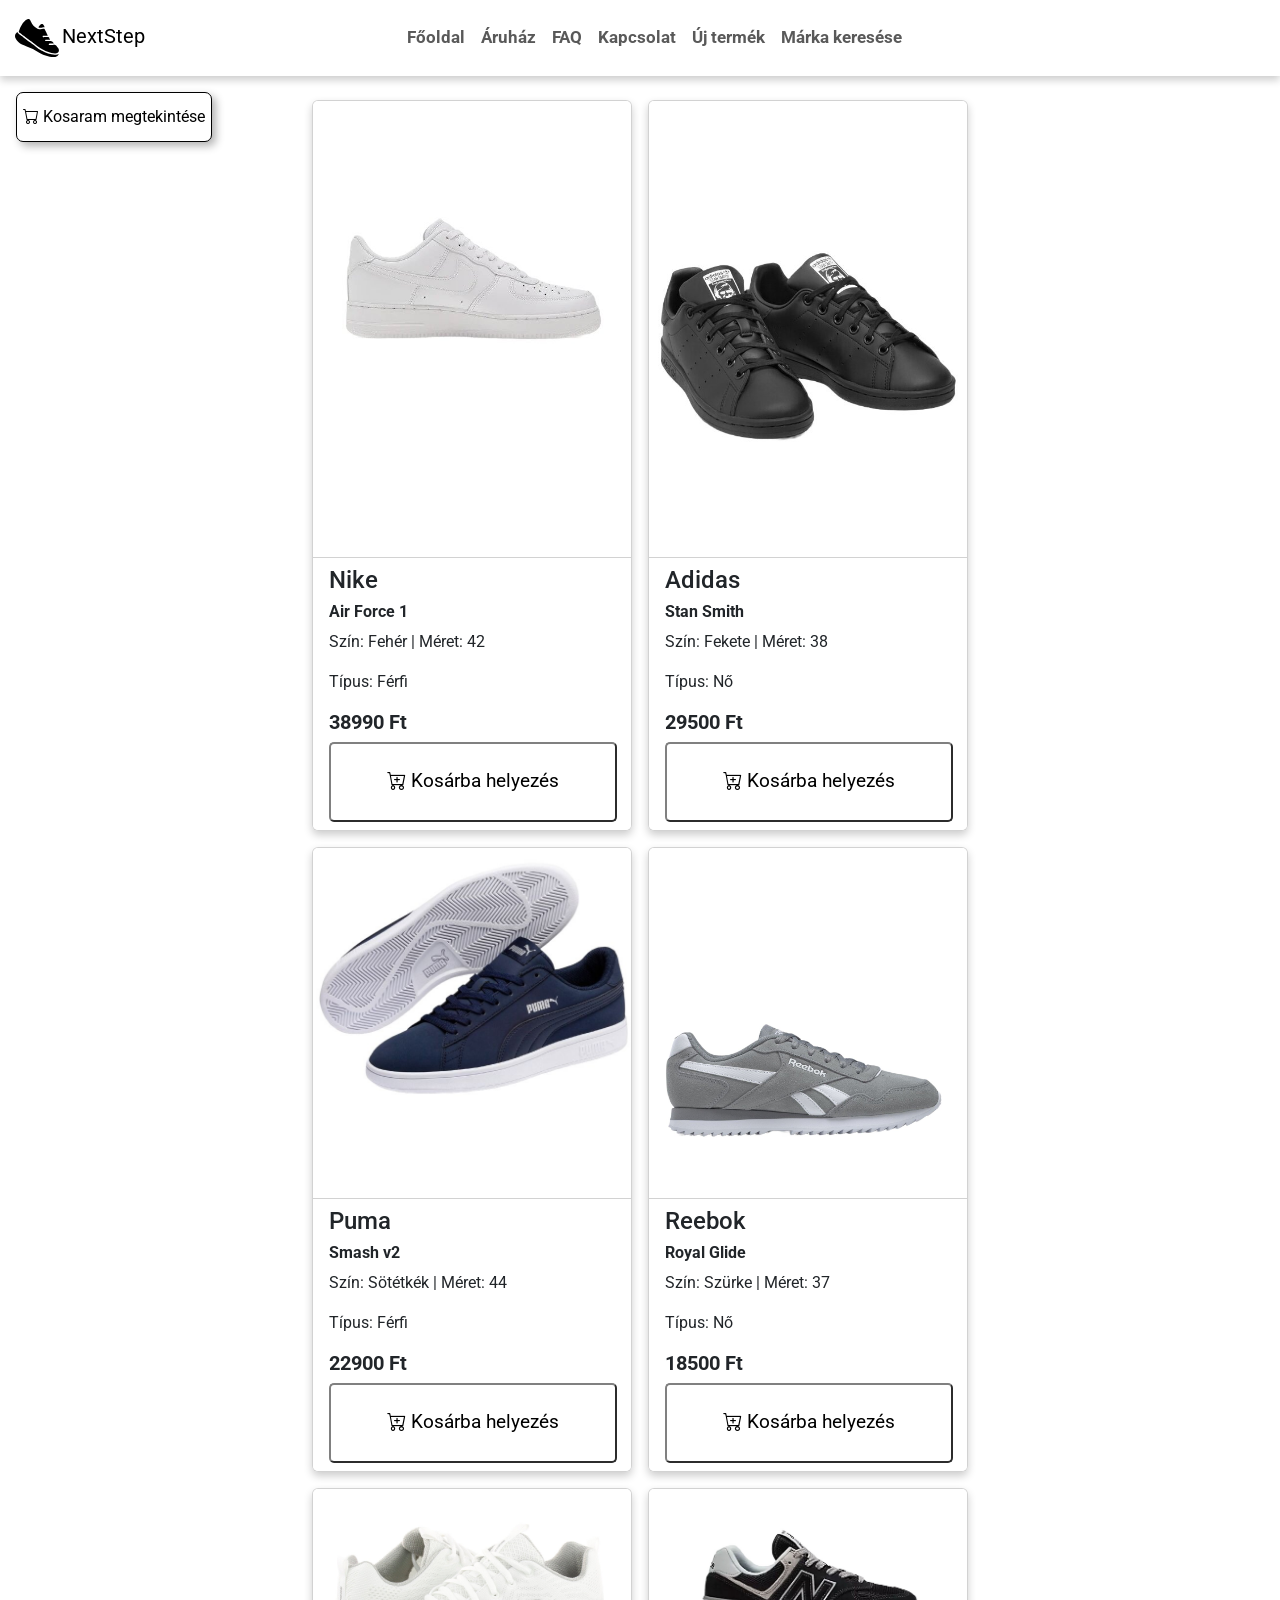
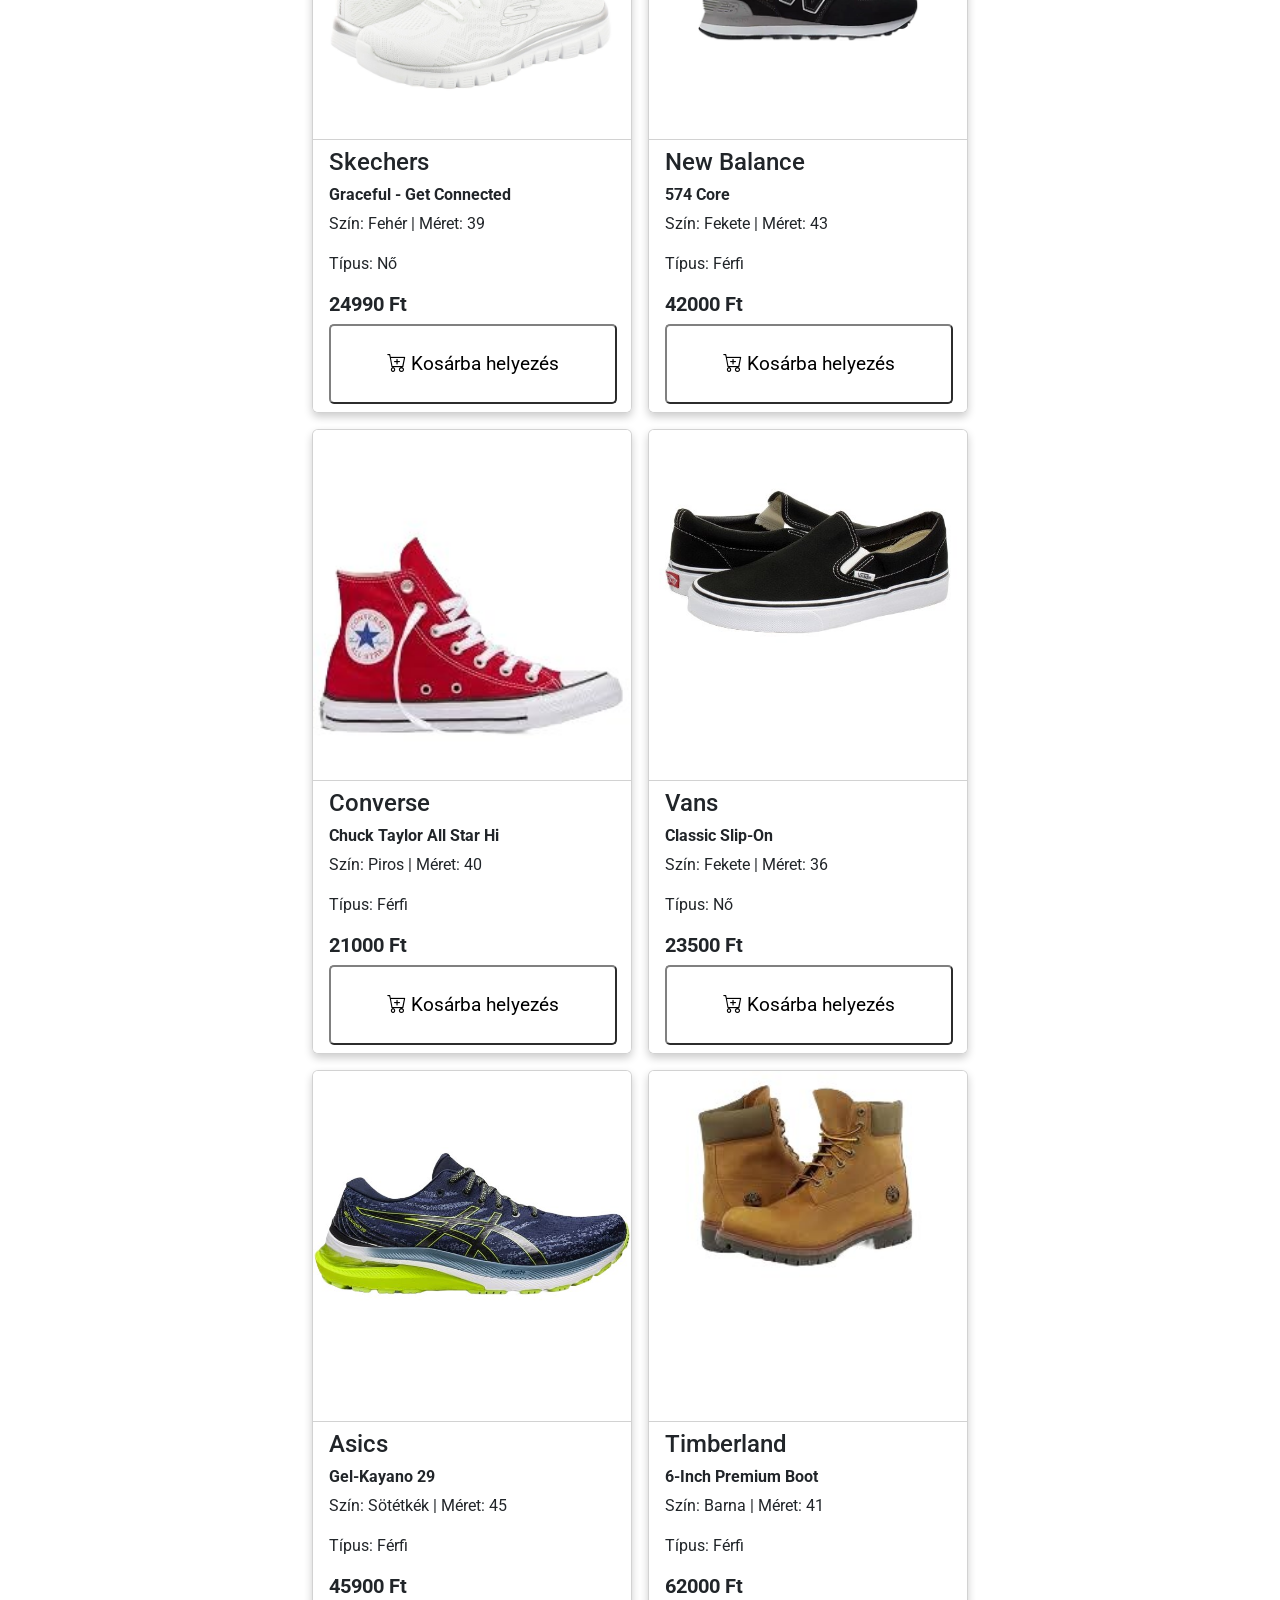
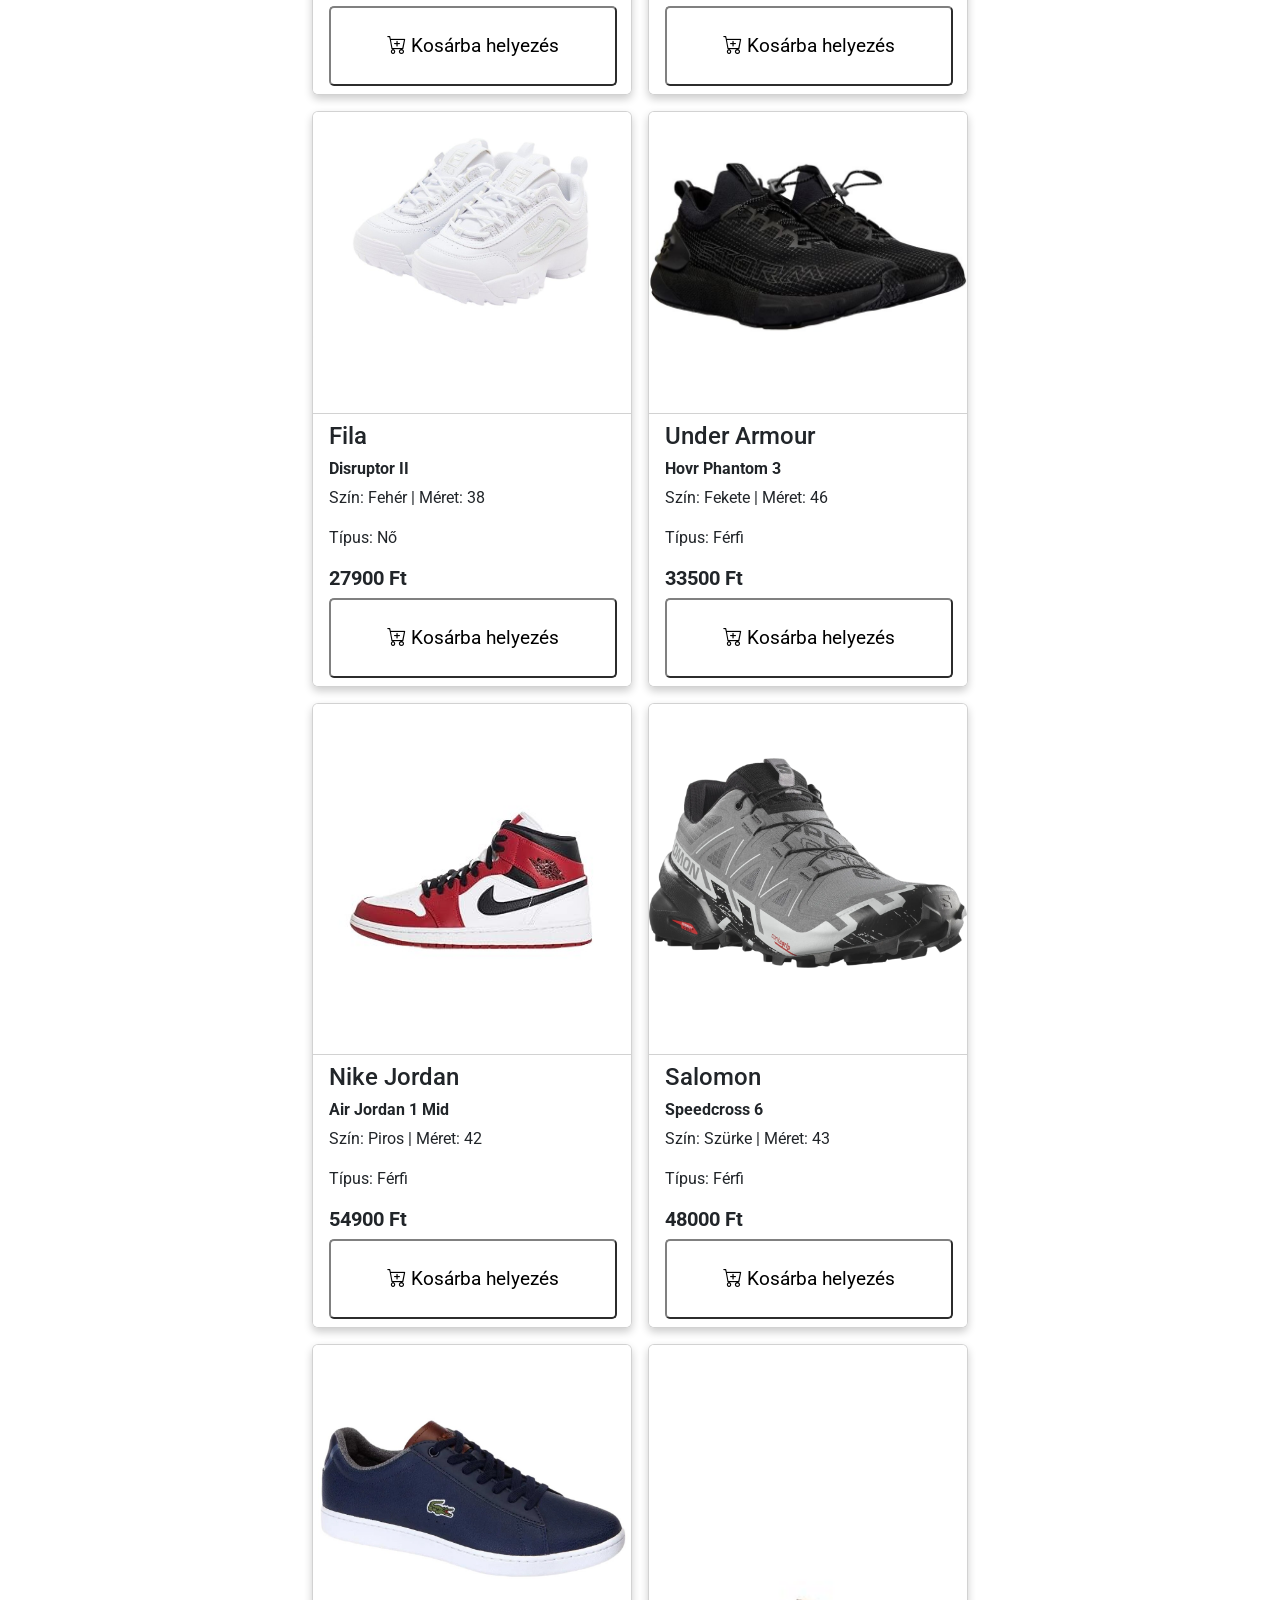
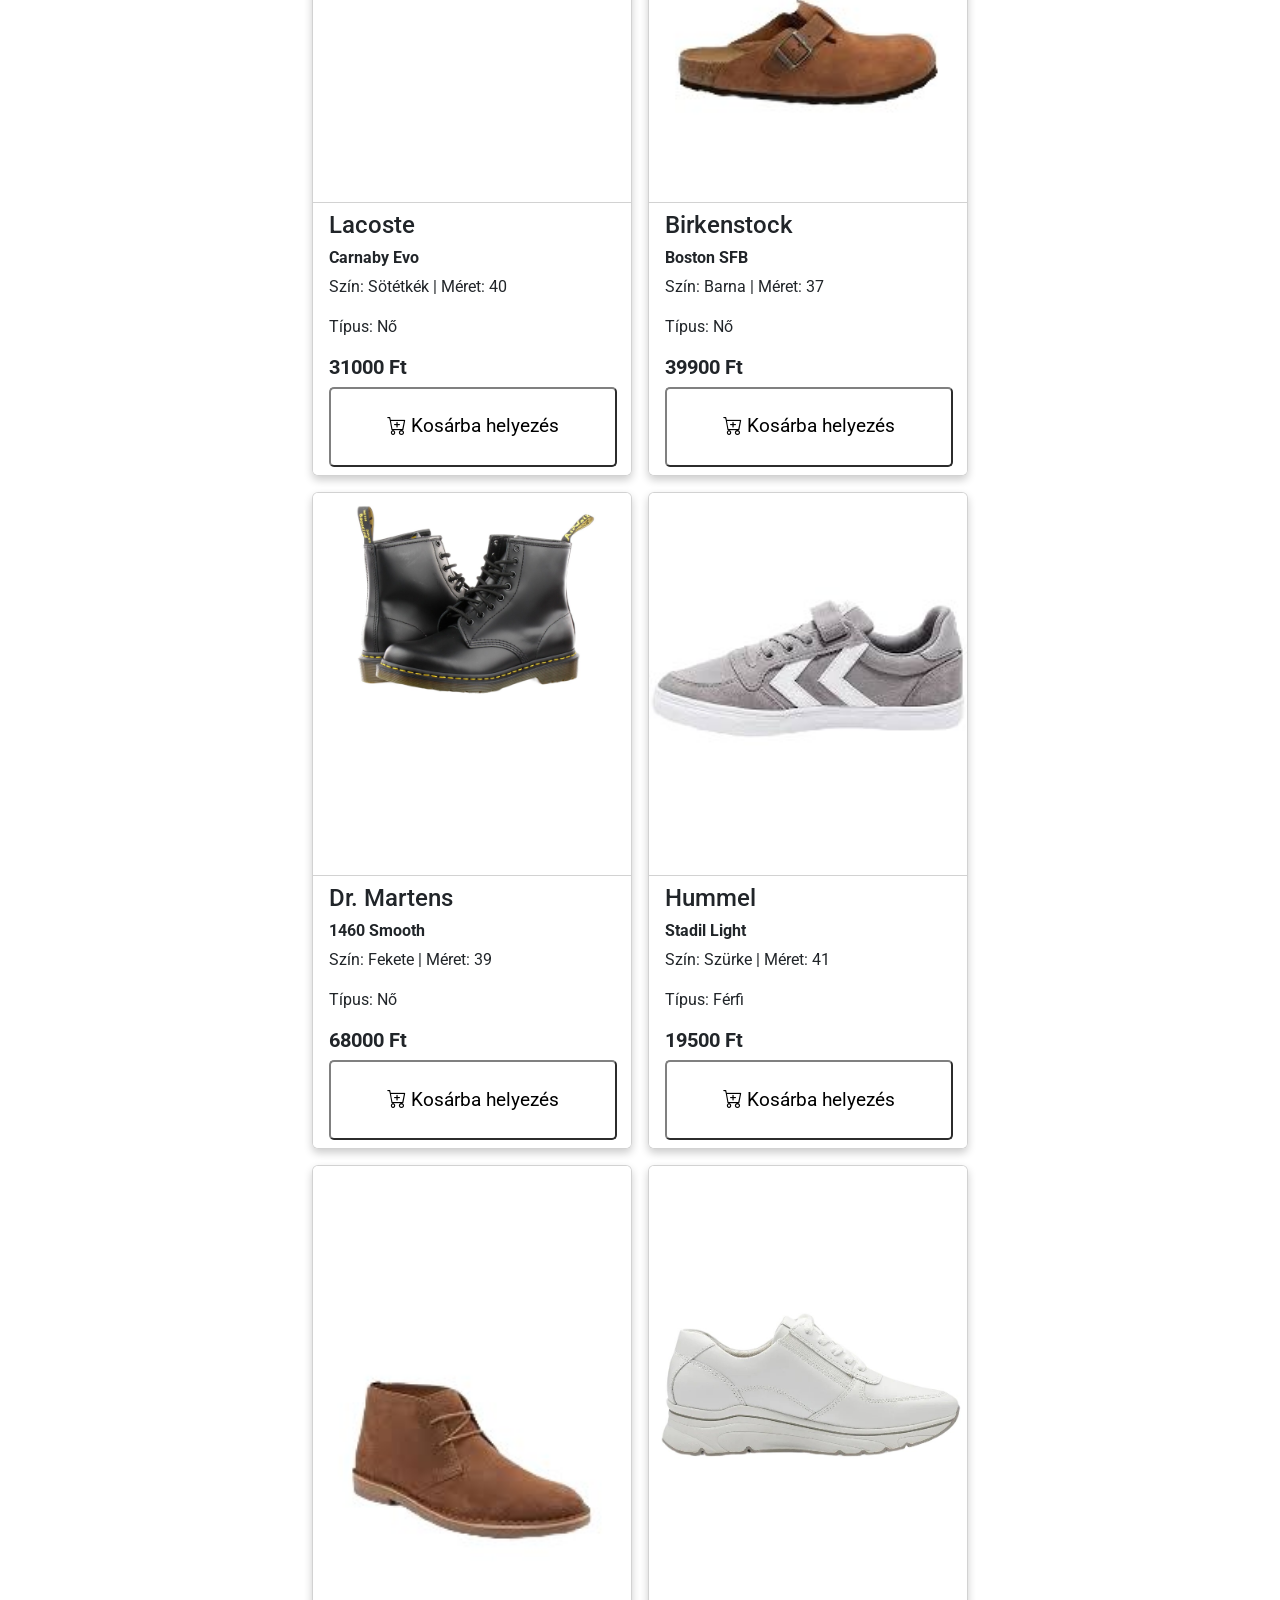
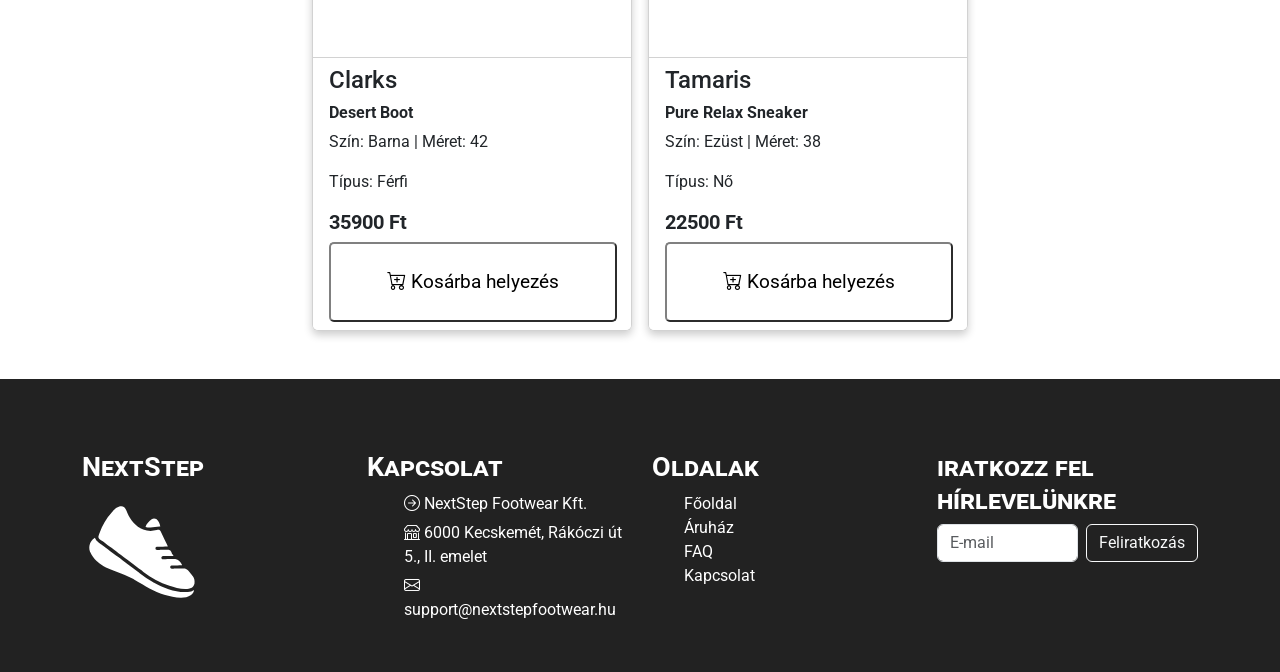
<file: aruhaz.html>
<!DOCTYPE html>
<html lang="hu">

<head>
    <meta charset="UTF-8">
    <meta name="viewport" content="width=device-width, initial-scale=1.0">
    <title>Áruház</title>
    <link href="https://cdn.jsdelivr.net/npm/bootstrap@5.3.8/dist/css/bootstrap.min.css" rel="stylesheet">
    <link rel="stylesheet" href="https://cdn.jsdelivr.net/npm/bootstrap-icons@1.13.1/font/bootstrap-icons.min.css">
    <link rel="stylesheet" href="css/style.css">
</head>

<body>
    <navbar id="js-navbar">
        <script>
            fetch("navbarAruhaz.html")
                .then(response => response.text())
                .then(data => {
                    document.getElementById("js-navbar").innerHTML = data;
                })
                .catch(error => console.error("Hiba a menü betöltődésekor!", error));
        </script>
    </navbar>

    <button id="kosarmodalgomb" class="ms-3 mb-3 mt-3" data-bs-target="#kosarModal" data-bs-toggle="modal"><i
            class="bi bi-cart kosaricon"></i> Kosaram megtekintése</button>
    <div class="main d-flex mt-4 mb-5">
        <div class="container-fluid w-75">
            <div class="row justify-content-center g-3" id="cipokcardok"></div>
        </div>


    </div>

    <footer class="footer">
        <script>
            fetch("footer.html")
                .then(response => response.text())
                .then(data => {
                    document.querySelector(".footer").innerHTML = data;
                })
                .catch(error => console.error("Hiba a menü betöltődésekor!", error));; 
        </script>
    </footer>






    <!-- KOSARMODAL -->

    <div class="modal" tabindex="-1" id="kosarModal">
        <div class="modal-dialog modal-xl">
            <div class="modal-content">
                <div class="modal-header">
                    <h5 class="modal-title">Az én kosaram:</h5>
                    <button type="button" class="btn-close" data-bs-dismiss="modal" aria-label="Close"></button>
                </div>
                <div class="modal-body">
                    <div class="row d-flex justify-content-center g-5" id="kosarBody"></div>

                </div>
                <div class="modal-footer">
                    <button type="button" class="btn btn-light" data-bs-dismiss="modal">Bezárás</button>
                    <button type="button" class="btn btn-secondary" id="kosarUritesGomb">Kosár Kiürítése</button>
                </div>
            </div>
        </div>
    </div>

    <!-- ujtermekmodal -->



    <div class="modal" tabindex="-1" id="ujtermekModal">
        <div class="modal-dialog">
            <div class="modal-content">
                <div class="modal-header">
                    <h5 class="modal-title">Új termék hozzáadása</h5>
                    <button type="button" class="btn-close" data-bs-dismiss="modal" aria-label="Close"></button>
                </div>
                <div class="modal-body">
                    <form id="ujtermekform">
                        <div class="row">
                            <div class="col-md-12 mb-2">
                                <label for="ujMarka" class="form-label">Márka *</label>
                                <input type="text" class="form-control" id="ujMarka" required>
                            </div>
                        </div>
                        <div class="row">
                            <div class="col-md-12 mb-2">
                                <label for="ujModell">Modell *</label>
                                <input type="text" class="form-control" id="ujModell" required>
                            </div>
                        </div>
                        <div class="row">
                            <div class="col-md-6 mb-3">
                                <label for="ujMeret" class="form-label">Méret *</label>
                                <input type="number" class="form-control" id="ujMeret" min="20" max="60" required>
                            </div>
                            <div class="col-md-6 mb-3">
                                <label for="ujSzin" class="form-label">Szín *</label>
                                <select class="form-select" id="ujSzin">
                                    <option value="">Válassz színt...</option>
                                    <option value="Fekete">Fekete</option>
                                    <option value="Barna">Barna</option>
                                    <option value="Sötétkék">Sötétkék</option>
                                    <option value="Szürke">Szürke</option>
                                    <option value="Fehér">Fehér</option>
                                    <option value="Piros">Piros</option>
                                    <option value="Ezüst">Ezüst</option>
                                </select>
                            </div>
                        </div>
                        <div class="row">
                            <div class="col-md-6 mb-3">
                                <label for="ujTipus" class="form-label">Típus: *</label>
                                <select class="form-select" id="ujTipus">
                                    <option value="">Válassz típust...</option>
                                    <option value="Férfi">Férfi</option>
                                    <option value="Nő">Nő</option>
                                </select>
                            </div>
                            <div class="col-md-6 mb-3">
                                <label for="ujAr" class="form-label">Ár (Forint)*</label>
                                <input type="number" class="form-control" id="ujAr" required>
                            </div>
                        </div>
                        <div class="mb-3">
                            <label for="ujKep" class="form-label">Kép URL címe:</label>
                            <input type="url" class="form-control" id="ujKep" placeholder="https://...">
                        </div>
                    </form>
                </div>
                <div class="modal-footer">
                    <button type="button" class="btn btn-light" data-bs-dismiss="modal">Bezárás</button>
                    <button type="button" class="btn btn-secondary" id="ujMentesGomb">Mentés</button>
                </div>
            </div>
        </div>
    </div>


    <!-- keresesmodal -->
    <div class="modal" id="keresesmodal" tabindex="-1">
        <div class="modal-dialog modal-lg">
            <div class="modal-content">
                <div class="modal-header">
                    <h5 class="modal-title"><i class="bi bi-search"></i> Keresés márka szerint</h5>
                    <button type="button" class="btn-close" data-bs-dismiss="modal" aria-label="Close"></button>
                </div>
                <div class="modal-body">
                    <div class="mb-3">
                        <label for="keresoinput" class="form-label">Márka: </label>
                        <input type="text" class="form-control" id="keresoinput"
                            placeholder="Kezdd el írni a márkát, amire keresni szeretnél">
                    </div>
                    <div class="fst-italic">
                        <span class="bi bi-info-square"></span> A megadott karakterek részleges egyezést keresnek az
                        elérhető márkák között.
                    </div>
                </div>
                <div class="modal-footer">
                    <button type="button" class="btn btn-light" data-bs-dismiss="modal">Bezárás</button>
                    <button type="button" class="btn btn-secondary" id="keresesgomb">Keresés</button>
                </div>
            </div>
        </div>
    </div>




    <script src="https://cdn.jsdelivr.net/npm/@popperjs/core@2.11.8/dist/umd/popper.min.js"></script>
    <script src="https://cdn.jsdelivr.net/npm/bootstrap@5.3.8/dist/js/bootstrap.min.js"></script>
    <script src="js/script.js"></script>
</body>

</html>
</file>
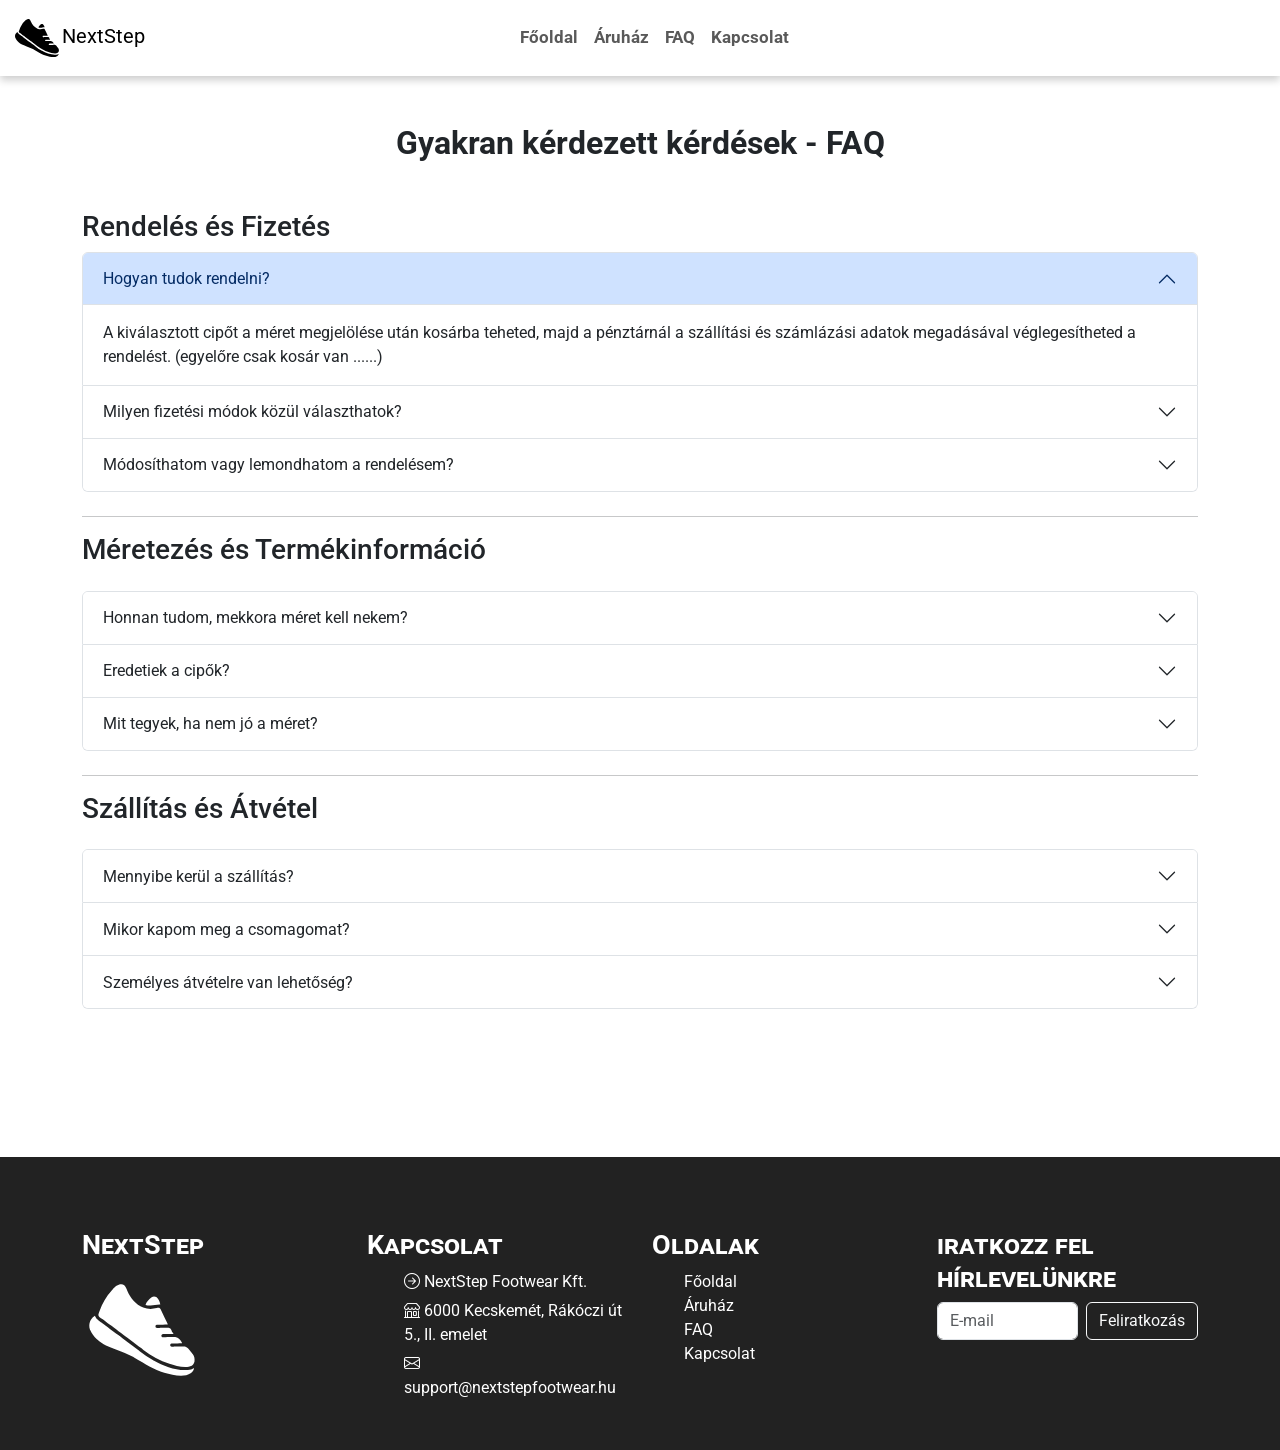
<file: faq.html>
<!DOCTYPE html>
<html lang="hu">

<head>
    <meta charset="UTF-8">
    <meta name="viewport" content="width=device-width, initial-scale=1.0">
    <title>Gyakran kérdezett kérdések - FAQ</title>
    <link href="https://cdn.jsdelivr.net/npm/bootstrap@5.3.8/dist/css/bootstrap.min.css" rel="stylesheet">
    <link rel="stylesheet" href="https://cdn.jsdelivr.net/npm/bootstrap-icons@1.13.1/font/bootstrap-icons.min.css">
    <link rel="stylesheet" href="css/style.css">
</head>

<body>

    <script src="js/script.js"></script>

    <navbar id="js-navbar">
        <script>
            fetch("navbar.html")
                .then(response => response.text())
                .then(data => {
                    document.getElementById("js-navbar").innerHTML = data;
                })
                .catch(error => console.error("Hiba a menü betöltődésekor!", error));
        </script>
    </navbar>

    <div class="container mt-5">
        <h2 class="fw-bold text-center mb-5">Gyakran kérdezett kérdések - FAQ</h2>

        <h3>Rendelés és Fizetés</h3>

        <div class="accordion mb-4" id="accordionExample">
            <div class="accordion-item">
                <h2 class="accordion-header">
                    <button class="accordion-button" type="button" data-bs-toggle="collapse"
                        data-bs-target="#collapseOne" aria-expanded="true" aria-controls="collapseOne">
                        Hogyan tudok rendelni?
                    </button>
                </h2>
                <div id="collapseOne" class="accordion-collapse collapse show" data-bs-parent="#accordionExample">
                    <div class="accordion-body">
                        A kiválasztott cipőt a méret megjelölése után kosárba teheted, majd a pénztárnál a szállítási és
                        számlázási adatok megadásával véglegesítheted a rendelést. (egyelőre csak kosár van ......)
                    </div>
                </div>
            </div>
            <div class="accordion-item">
                <h2 class="accordion-header">
                    <button class="accordion-button collapsed" type="button" data-bs-toggle="collapse"
                        data-bs-target="#collapseTwo" aria-expanded="false" aria-controls="collapseTwo">
                        Milyen fizetési módok közül választhatok?
                    </button>
                </h2>
                <div id="collapseTwo" class="accordion-collapse collapse" data-bs-parent="#accordionExample">
                    <div class="accordion-body">
                        Fizethetsz biztonságos bankkártyás fizetéssel (Stripe/Barion), előre utalással, vagy a futárnál
                        készpénzzel és kártyával (utánvét). (öhm még nincs ilyen)
                    </div>
                </div>
            </div>
            <div class="accordion-item">
                <h2 class="accordion-header">
                    <button class="accordion-button collapsed" type="button" data-bs-toggle="collapse"
                        data-bs-target="#collapseThree" aria-expanded="false" aria-controls="collapseThree">
                        Módosíthatom vagy lemondhatom a rendelésem?
                    </button>
                </h2>
                <div id="collapseThree" class="accordion-collapse collapse" data-bs-parent="#accordionExample">
                    <div class="accordion-body">
                        Amíg a csomagodat nem adtuk át a futárszolgálatnak, tudjuk módosítani. Kérjük, ilyen esetben
                        minél hamarabb vedd fel velünk a kapcsolatot telefonon!
                    </div>
                </div>
            </div>
        </div>
        <hr>

        <h3>Méretezés és Termékinformáció</h3>
        <div class="accordion mb-4 mt-4" id="accordionExample2">
            <div class="accordion-item">
                <h2 class="accordion-header">
                    <button class="accordion-button collapsed" type="button" data-bs-toggle="collapse"
                        data-bs-target="#collapseFour" aria-expanded="false" aria-controls="collapseFour">
                        Honnan tudom, mekkora méret kell nekem?
                    </button>
                </h2>
                <div id="collapseFour" class="accordion-collapse collapse" data-bs-parent="#accordionExample2">
                    <div class="accordion-body">
                        Minden termékoldalon találsz egy <span class="fw-bold">Mérettáblázatot(ilyen sincs még)</span>.
                        Javasoljuk, hogy mérd le a talpad hosszát, és az alapján válassz. Ha két méret között
                        vacillálsz, érdemes a nagyobbat választani.
                    </div>
                </div>
            </div>
            <div class="accordion-item">
                <h2 class="accordion-header">
                    <button class="accordion-button collapsed" type="button" data-bs-toggle="collapse"
                        data-bs-target="#collapseFive" aria-expanded="false" aria-controls="collapseFive">
                        Eredetiek a cipők?
                    </button>
                </h2>
                <div id="collapseFive" class="accordion-collapse collapse" data-bs-parent="#accordionExample2">
                    <div class="accordion-body">
                        Igen, webáruházunk kizárólag hivatalos forrásból származó, 100% eredeti termékeket forgalmaz.
                    </div>
                </div>
            </div>
            <div class="accordion-item">
                <h2 class="accordion-header">
                    <button class="accordion-button collapsed" type="button" data-bs-toggle="collapse"
                        data-bs-target="#collapseSix" aria-expanded="false" aria-controls="collapseSix">
                        Mit tegyek, ha nem jó a méret?
                    </button>
                </h2>
                <div id="collapseSix" class="accordion-collapse collapse" data-bs-parent="#accordionExample2">
                    <div class="accordion-body">
                        Semmi gond! 14 napod van jelezni felénk, ha cserélni szeretnéd, vagy visszakérnéd az árát.
                        (Részletek a „Visszaküldés ilyen még nincs :)” menüpont alatt).
                    </div>
                </div>
            </div>
        </div>
        <hr>

        <h3>Szállítás és Átvétel</h3>
        <div class="accordion mt-4" id="accordionExample3">
            <div class="accordion-item">
                <h2 class="accordion-header">
                    <button class="accordion-button collapsed" type="button" data-bs-toggle="collapse"
                        data-bs-target="#collapseSeven" aria-expanded="false" aria-controls="collapseSeven">
                        Mennyibe kerül a szállítás?
                    </button>
                </h2>
                <div id="collapseSeven" class="accordion-collapse collapse" data-bs-parent="#accordionExample3">
                    <div class="accordion-body">
                        A szállítási díj 2000 Ft, de 30.000 Ft feletti vásárlás esetén teljesen ingyenes.
                    </div>
                </div>
            </div>
            <div class="accordion-item">
                <h2 class="accordion-header">
                    <button class="accordion-button collapsed" type="button" data-bs-toggle="collapse"
                        data-bs-target="#collapseEight" aria-expanded="false" aria-controls="collapseEight">
                        Mikor kapom meg a csomagomat?
                    </button>
                </h2>
                <div id="collapseEight" class="accordion-collapse collapse" data-bs-parent="#accordionExample3">
                    <div class="accordion-body">
                        A raktáron lévő termékeket általában 1-3 munkanapon belül kiszállítjuk. A csomag indulásakor
                        e-mailben küldünk értesítőt és követőkódot.
                    </div>
                </div>
            </div>
            <div class="accordion-item">
                <h2 class="accordion-header">
                    <button class="accordion-button collapsed" type="button" data-bs-toggle="collapse"
                        data-bs-target="#collapseNine" aria-expanded="false" aria-controls="collapseNine">
                        Személyes átvételre van lehetőség?
                    </button>
                </h2>
                <div id="collapseNine" class="accordion-collapse collapse" data-bs-parent="#accordionExample3">
                    <div class="accordion-body">
                        Jelenleg nem, kizárólag házhozszállítással vagy csomagpontra dolgozunk.
                    </div>
                </div>
            </div>
        </div>






    </div>
    <div style="height: 100px;"></div>


    <footer class="footer mt-5">
        <script>
            fetch("footer.html")
                .then(response => response.text())
                .then(data => {
                    document.querySelector(".footer").innerHTML = data;
                })
                .catch(error => console.error("Hiba a menü betöltődésekor!", error));; 
        </script>
    </footer>

    <script src="https://cdn.jsdelivr.net/npm/@popperjs/core@2.11.8/dist/umd/popper.min.js"></script>
    <script src="https://cdn.jsdelivr.net/npm/bootstrap@5.3.8/dist/js/bootstrap.min.js"></script>
</body>

</html>
</file>
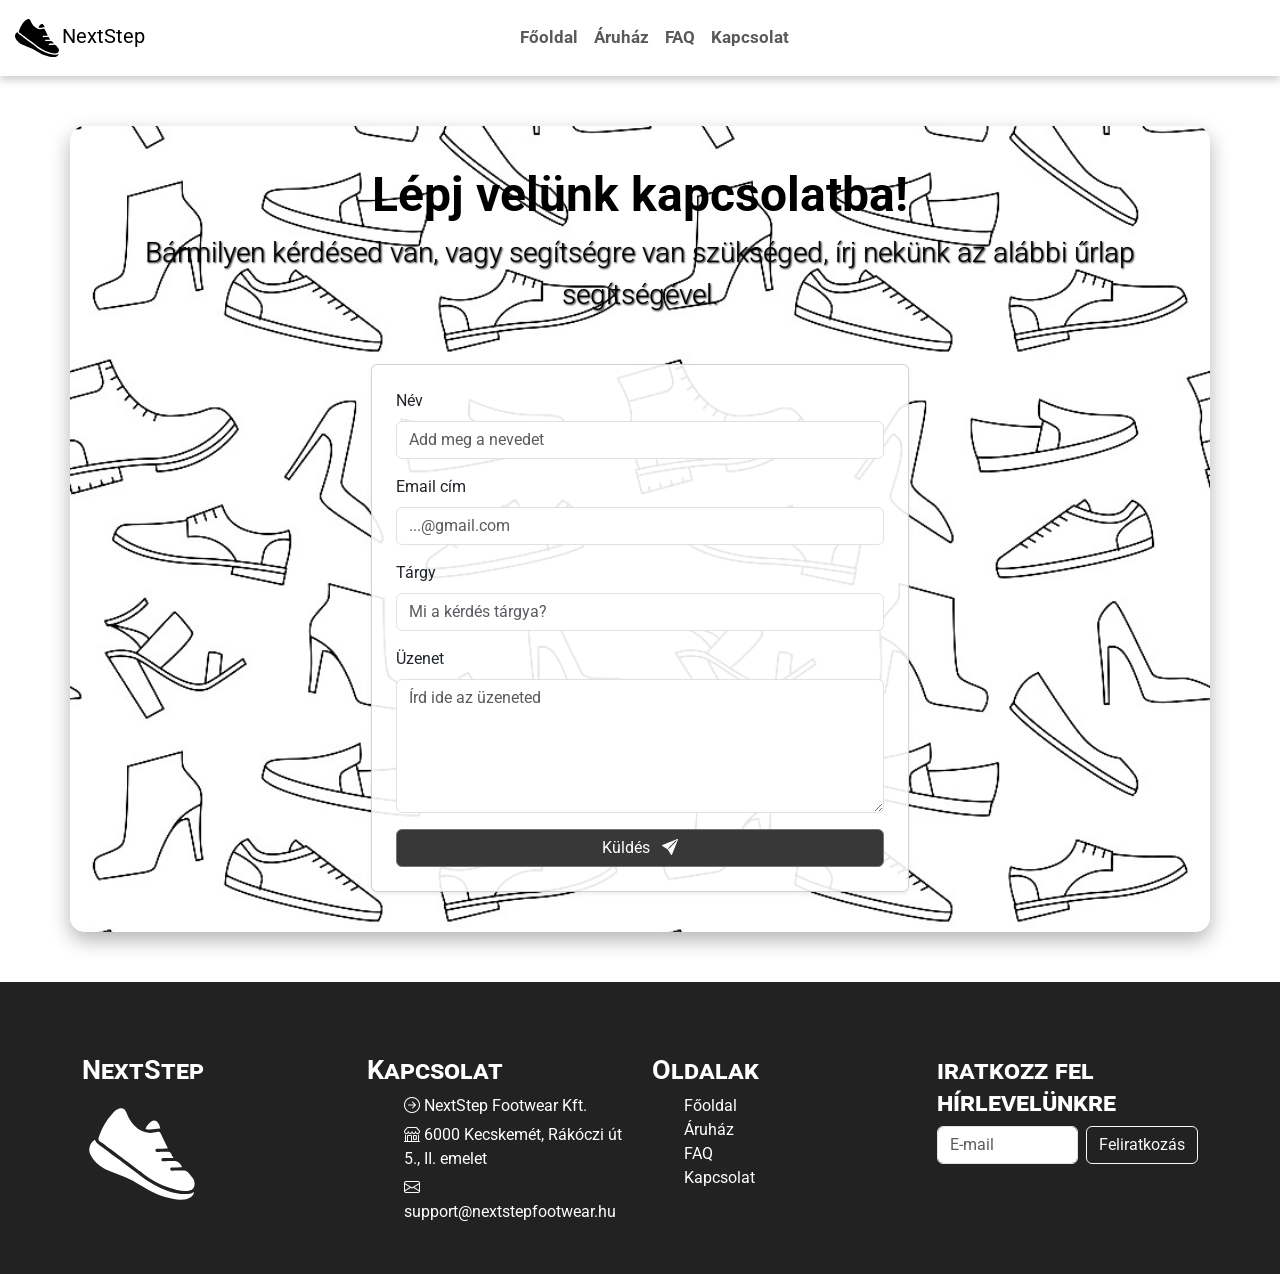
<file: kapcsolat.html>
<!DOCTYPE html>
<html lang="hu">
<head>
    <meta charset="UTF-8">
    <meta name="viewport" content="width=device-width, initial-scale=1.0">
    <title>Kapcsolat</title>
    <link href="https://cdn.jsdelivr.net/npm/bootstrap@5.3.8/dist/css/bootstrap.min.css" rel="stylesheet">
    <link rel="stylesheet" href="https://cdn.jsdelivr.net/npm/bootstrap-icons@1.13.1/font/bootstrap-icons.min.css">    
    <link rel="stylesheet" href="css/style.css">
</head>
<body>

<script src="js/script.js"></script>    

<navbar id="js-navbar">
    <script>
        fetch("navbar.html")
            .then(response => response.text())
            .then(data => {
                document.getElementById("js-navbar").innerHTML = data;
            })
            .catch(error => console.error("Hiba a menü betöltődésekor!", error));
    </script>
</navbar>


<main class="container kapcsolatdiv">
    <section class="text-center mb-5">
        <h1 class="display-5 fw-bold kapcsolath1">Lépj velünk kapcsolatba!</h1>
        <p class="lead kapcsolatp">Bármilyen kérdésed van, vagy segítségre van szükséged, írj nekünk az alábbi űrlap segítségével.</p>
    </section>

    <div class="row justify-content-center">
        <div class="col-md-8 col-lg-6">
            <div class="card shadow-sm p-4">
                <form id="contactForm">
                    <div class="mb-3">
                        <label for="name" class="form-label">Név</label>
                        <input type="text" class="form-control" id="name" placeholder="Add meg a nevedet" required>
                    </div>
                    <div class="mb-3">
                        <label for="email" class="form-label">Email cím</label>
                        <input type="email" class="form-control" id="email" placeholder="...@gmail.com" required>
                    </div>
                    <div class="mb-3">
                        <label for="subject" class="form-label">Tárgy</label>
                        <input type="text" class="form-control" id="subject" placeholder="Mi a kérdés tárgya?" required>
                    </div>
                    <div class="mb-3">
                        <label for="message" class="form-label">Üzenet</label>
                        <textarea class="form-control" id="message" rows="5" placeholder="Írd ide az üzeneted" required></textarea>
                    </div>
                    <button type="submit" class="btn btn-secondary w-100">
                        Küldés <i class="bi bi-send-fill ms-2"></i>
                    </button>
                </form>
            </div>

        </div>
    </div>
</main>

<script>
    document.getElementById('contactForm').addEventListener('submit', function(e) {
        e.preventDefault();
        alert('Köszönjük az üzeneted! Hamarosan felvesszük veled a kapcsolatot.');
        this.reset();
    });
</script>

<footer class="footer">
    <script>
        fetch("footer.html")
            .then(response => response.text())
            .then(data => {
                document.querySelector(".footer").innerHTML = data;
            })
            .catch(error => console.error("Hiba a menü betöltődésekor!", error));;
    </script>
</footer>

<script src="https://cdn.jsdelivr.net/npm/@popperjs/core@2.11.8/dist/umd/popper.min.js"></script>
<script src="https://cdn.jsdelivr.net/npm/bootstrap@5.3.8/dist/js/bootstrap.min.js"></script>
</body>
</html>
</file>
<file: css/style.css>
@import url('https://fonts.googleapis.com/css2?family=Bebas+Neue&family=JetBrains+Mono:ital,wght@0,100..800;1,100..800&display=swap');
@import url('https://fonts.googleapis.com/css2?family=Figtree:ital,wght@0,300..900;1,300..900&family=Roboto:ital,wght@0,100..900;1,100..900&display=swap');

body{
    background-color: white;
    font-family: Roboto;
}

/* Navbar */

.navbar{
    background-color: rgb(255, 255, 255);
    box-shadow: 0px 4px 8px rgba(0,0,0,0.2);
}

.card{
        box-shadow: 0px 4px 8px rgba(0,0,0,0.2);

}

.nav-item{
    font-size: 17px;
    font-weight: bold;
    color: rgb(114, 114, 114);
    
}

.nav-item:hover{
    color: rgb(0, 0, 0);
    transition: 2s;
    
}

/* Footer */

footer{
    margin-top: 20px;
    background: rgb(34, 34, 34);
    /* position: fixed; */
    width: 100%;
    height: auto;
    bottom: 0;
    display: flex;
}

footer h5{
    color: white;
    font-weight: bold;
    font-variant: small-caps;
    font-size: 27px;
}

footer p{
    color: white;
}

footer img{
    width: 120px;
}

.kapcsolat{
    list-style-type: none;
    font-size: 16px;
    color: white;
}

.kapcsolat_li{
    margin: 5px;
}

.oldalak{
    list-style-type: none;
    font-size: 16px;
    color: white;
}

.oldalak:hover{
    font-size: 22px;
    transition: 0.5s;
}

footer a{
    text-decoration: none;
    color: white;
}

footer .col-md-3{
    margin-bottom: 10px;
}

/* Főoldal */

.fooldaldiv{
    background-image: url('../img/fooldalkep.jpg');
    background-size: cover;
    background-position: center center;
    height: 500px;
    border-radius: 0px 0px 25px 25px;
}

.fooldalcim{
    color: white;
    font-size: 33px;
    font-weight: bold;
    padding-top: 150px;
    padding-left: 150px;
    font-family: 'JetBrains Mono';
    text-shadow: 1px 1px 1px black;
}

.cipokep {
    width: 110px;
    height: 110px;
    object-fit: cover;
}

.fooldalcipokep{
    width: 500px;
}

/* Kapcsolat */

.kapcsolatdiv{
    background: rgba(255, 255, 255, 0.85); /* áttetsző kártya hatás */
    border-radius: 15px;
    padding: 40px 20px;
    margin-top: 50px;
    margin-bottom: 50px;
    box-shadow: 0 8px 20px rgba(0,0,0,0.3);
    background-image: url("../img/kapcsolatkep.jpg");
    background-size: cover;
    background-position: center center;
}

.kapcsolath1, .kapcsolatp{
    color: black;
}

.kapcsolatp{
    text-shadow: 1px 1px 2px black;
    font-size: 28px;
}

.card {
    background: rgba(255, 255, 255, 0.9);
}
.btn-secondary {
    background-color: #383838;
}

.btn-secondary:hover {
    background-color: #000000;
}







.card-footer{
    background-color: white;
}

#kosarGomb{
    border-radius: 5px;
    border-color: grey;
    background-color: white;
    height: 5rem;
    font-size: larger;
    width: 18rem;
    text-align: center;
    transition: background-color 0.5s;
}
#kosarGomb:hover{
    background-color: lightgrey;
}
#kosarGomb:active{
    background-color: grey;
}


.main-logo{
    height: 50px;
    width: 50px;
}

.torles-gomb{
    background-color: #fff;
    color: red;
    border: 1px solid red;
    border-radius: 5px;
    width: 18rem;
    height: 2rem;
    transition: background-color 0.5s;
}
.torles-gomb:hover{
    background-color: red;
    color: white;
}


#kosarmodalgomb{
    height: 50px;
    border: 1px solid black;
    border-radius: 7px;
    transition: background-color 0.5s;
    background-color: #fff;
    position: fixed;
    z-index: 2;
    box-shadow: 4px 4px 8px rgba(0,0,0,0.3);

}


#kosarmodalgomb:hover{
    background-color: lightgrey;

}


.ujtermekxd{
    cursor: pointer;
}


.ohmxdxxd{
    margin-top: 17.5rem;
    margin-bottom: 17.5rem;
    text-align: center;
}
</file>
